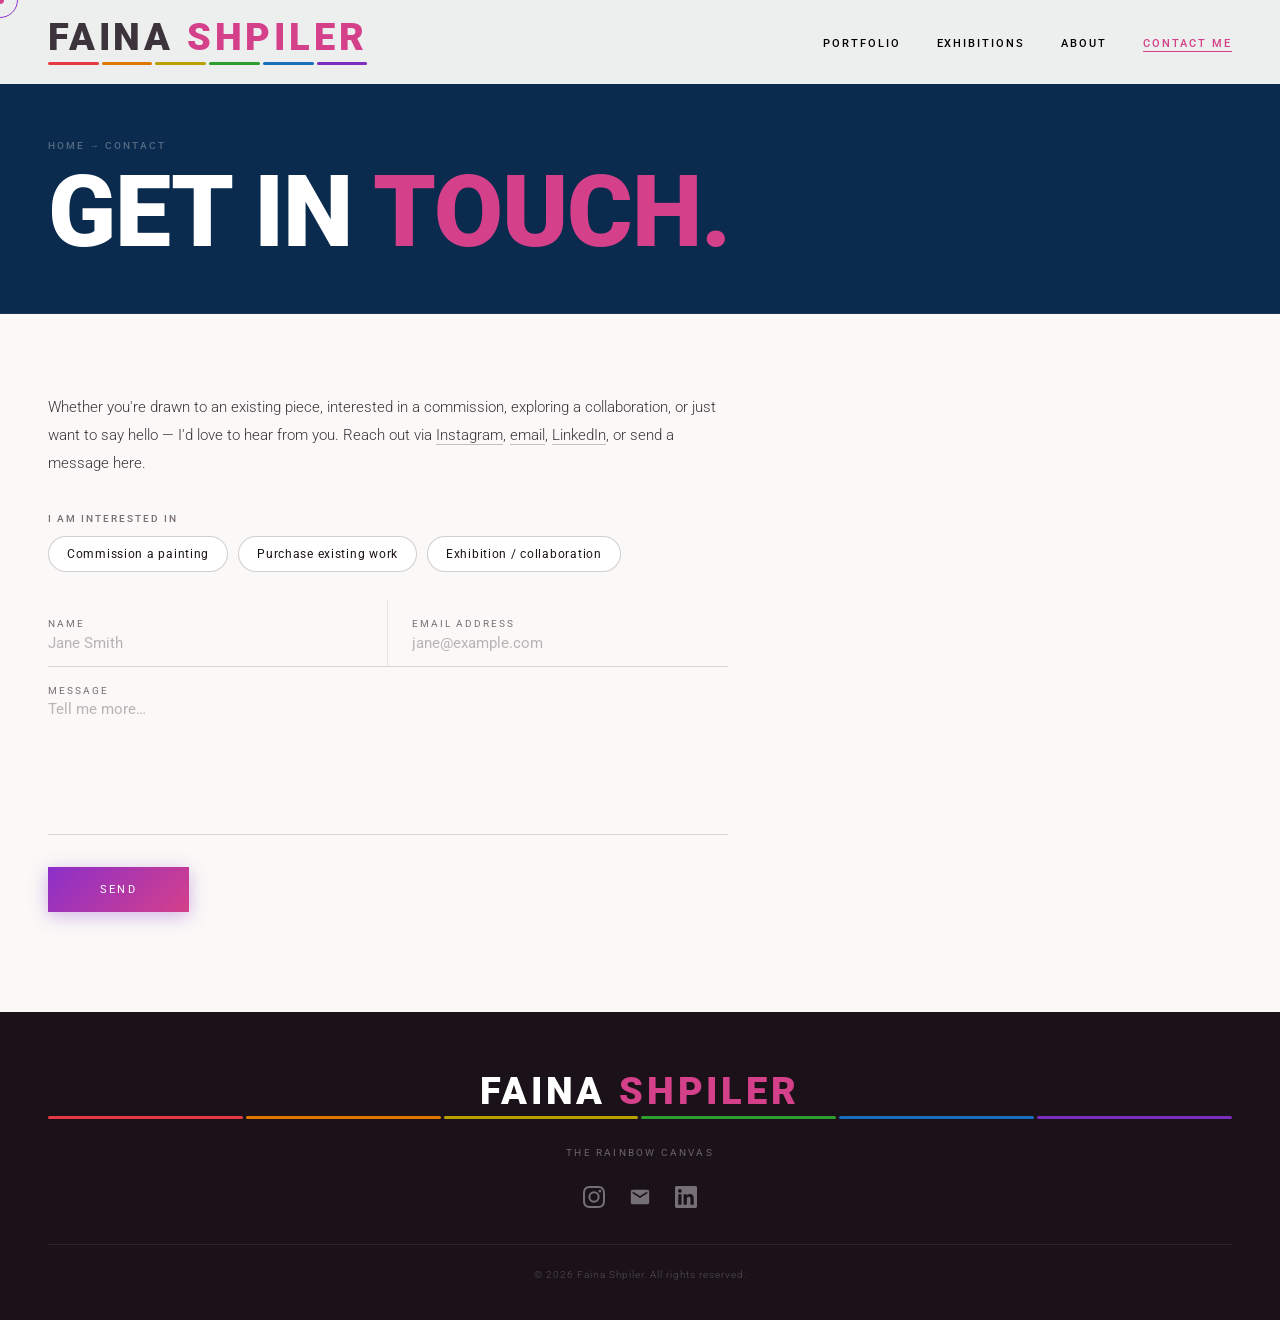
<file: contact.html>
<!DOCTYPE html>
<html lang="en">
<head>
<meta charset="UTF-8">
<meta name="viewport" content="width=device-width, initial-scale=1.0">
<title>Contact | Faina Shpiler</title>
<link rel="preconnect" href="https://fonts.googleapis.com">
<link rel="preconnect" href="https://fonts.gstatic.com" crossorigin>
<link href="https://fonts.googleapis.com/css2?family=Roboto:wght@300;400;500;700;900&display=swap" rel="stylesheet">
<link rel="stylesheet" href="style.css">
<style>
.page-hero {
  padding: 140px 48px 56px;
  background: #0a2a4e;
  border-bottom: 1px solid rgba(255,255,255,0.06);
}
@media (max-width: 800px) { .page-hero { padding: 120px 24px 40px; } }
.breadcrumb {
  font-size: 10px; font-weight: 500; letter-spacing: 0.2em;
  text-transform: uppercase; color: rgba(255,255,255,0.3); margin-bottom: 16px;
}
.breadcrumb a { color: rgba(255,255,255,0.3); text-decoration: none; }
.breadcrumb a:hover { color: var(--accent2); }
.page-hero h1 {
  font-size: clamp(48px, 8vw, 100px); font-weight: 900; line-height: 0.9;
  letter-spacing: -0.01em; text-transform: uppercase; color: white;
}
.page-hero h1 span { color: var(--accent2); }

.contact-wrap {
  padding: 80px 48px 100px;
}
@media (max-width: 800px) { .contact-wrap { padding: 60px 24px 80px; } }

/* FORM — single column, left-aligned */
.connect-form { display: flex; flex-direction: column; max-width: 680px; }

/* Intro text */
.form-intro {
  font-size: 15px; line-height: 1.85; color: #3d333a;
  font-weight: 300; margin-bottom: 36px;
}
.form-intro a {
  color: #3d333a; text-decoration: none;
  border-bottom: 1px solid rgba(26,18,24,0.25);
  transition: color 0.3s, border-color 0.3s;
}
.form-intro a:hover { color: var(--accent2); border-color: var(--accent2); }

/* Topic buttons */
.topic-label {
  font-size: 10px; font-weight: 500; letter-spacing: 0.2em;
  text-transform: uppercase; color: var(--muted); margin-bottom: 12px;
  white-space: nowrap;
}
.topic-buttons {
  display: flex; flex-wrap: wrap; gap: 10px; margin-bottom: 28px;
}
.topic-btn {
  font-family: var(--sans); font-size: 12px; font-weight: 400;
  letter-spacing: 0.06em; color: var(--ink);
  border: 1px solid rgba(26,18,24,0.2); background: white;
  padding: 10px 18px; cursor: pointer; transition: all 0.2s;
  border-radius: 100px;
}
.topic-btn:hover { border-color: var(--accent2); color: var(--accent2); }
.topic-btn.selected {
  background: var(--accent2); color: white; border-color: var(--accent2);
}

/* Name + email row */
.form-row { display: grid; grid-template-columns: 1fr 1fr; gap: 0; }
@media (max-width: 600px) { .form-row { grid-template-columns: 1fr; } }

.field {
  position: relative;
  border-bottom: 1px solid rgba(26,18,24,0.15);
  padding: 0 0 0 0;
}
.form-row .field:first-child {
  border-right: 1px solid rgba(26,18,24,0.08);
  padding-right: 24px;
}
.form-row .field:last-child { padding-left: 24px; }
@media (max-width: 600px) { .form-row .field:last-child { padding-left: 0; } }
@media (max-width: 600px) { .form-row .field:first-child { border-right: none; padding-right: 0; } }

.field label {
  display: block; font-size: 10px; letter-spacing: 0.2em;
  text-transform: uppercase; color: var(--muted);
  padding-top: 18px; margin-bottom: 4px;
}
.field input, .field textarea {
  width: 100%; background: transparent; border: none; outline: none;
  padding: 0 0 14px; font-family: var(--sans); font-size: 15px;
  color: var(--ink); font-weight: 400; resize: none;
}
.field textarea { min-height: 130px; }
.field input::placeholder { color: var(--muted); opacity: 0.5; }
.field textarea::placeholder { color: var(--muted); opacity: 0.5; }

.field.full { border-bottom: 1px solid rgba(26,18,24,0.15); margin-top: 0; }

.btn-send {
  margin-top: 32px; align-self: flex-start;
  background: linear-gradient(135deg, var(--accent), var(--accent2));
  color: white; border: none; padding: 16px 52px;
  font-family: var(--sans); font-size: 11px; letter-spacing: 0.2em;
  text-transform: uppercase; cursor: pointer;
  transition: transform 0.2s, box-shadow 0.2s, filter 0.2s;
  box-shadow: 0 4px 18px rgba(139,47,201,0.35);
}
.btn-send:hover { transform: translateY(-3px); box-shadow: 0 8px 28px rgba(139,47,201,0.5); filter: brightness(1.12); }
</style>
</head>
<body>
<div class="cursor" id="cursor"></div>
<div class="cursor-ring" id="cursorRing"></div>

<nav id="nav">
  <a class="logo-wrap" href="index.html">
    <div class="logo-name-row">
      <span class="logo-first">FAINA&nbsp;</span><span class="logo-last">SHPILER</span>
    </div>
    <div class="logo-stripes">
      <span style="background:#e63946"></span>
      <span style="background:#e07800"></span>
      <span style="background:#b8a000"></span>
      <span style="background:#2d9e2d"></span>
      <span style="background:#1a6fbd"></span>
      <span style="background:#7b2fbe"></span>
    </div>
  </a>
  <ul class="nav-links">
    <li><a href="index.html#portfolio">Portfolio</a></li>
    <li><a href="exhibitions.html">Exhibitions</a></li>
    <li><a href="about.html">About</a></li>
    <li><a href="contact.html" class="active">Contact Me</a></li>
  </ul>
</nav>

<div class="page-hero">
  <div class="breadcrumb"><a href="index.html">Home</a> → Contact</div>
  <h1>Get in <span>Touch.</span></h1>
</div>

<div class="contact-wrap">
  <form class="connect-form reveal" id="contactForm">

    <p class="form-intro">Whether you're drawn to an existing piece, interested in a commission, exploring a collaboration, or just want to say hello — I'd love to hear from you. Reach out via <a href="https://www.instagram.com/the_rainbow_canvas/" target="_blank">Instagram</a>, <a href="#" data-email>email</a>, <a href="https://www.linkedin.com/in/faina" target="_blank">LinkedIn</a>, or send a message here.</p>

    <div class="topic-label">I am interested in</div>
    <div class="topic-buttons">
      <button type="button" class="topic-btn" data-topic="Commission a painting">Commission a painting</button>
      <button type="button" class="topic-btn" data-topic="Purchase existing work">Purchase existing work</button>
      <button type="button" class="topic-btn" data-topic="Exhibition / collaboration">Exhibition / collaboration</button>
    </div>
    <input type="hidden" id="fsubject" value="">

    <div class="form-row">
      <div class="field">
        <label for="fname">Name</label>
        <input type="text" id="fname" placeholder="Jane Smith" required>
      </div>
      <div class="field">
        <label for="femail">Email address</label>
        <input type="email" id="femail" placeholder="jane@example.com" required>
      </div>
    </div>

    <div class="field full">
      <label for="fmessage">Message</label>
      <textarea id="fmessage" placeholder="Tell me more…" rows="5"></textarea>
    </div>

    <button type="submit" class="btn-send"><span>Send</span></button>
  </form>
</div>

<footer>
  <div><span class="footer-name-first">FAINA&nbsp;</span><span class="footer-name-last">SHPILER</span></div>
  <div class="footer-stripes">
    <span style="background:#e63946"></span><span style="background:#e07800"></span>
    <span style="background:#b8a000"></span><span style="background:#2d9e2d"></span>
    <span style="background:#1a6fbd"></span><span style="background:#7b2fbe"></span>
  </div>
  <div class="footer-sub">The Rainbow Canvas</div>
  <div class="footer-icons">
    <a href="https://www.instagram.com/the_rainbow_canvas/" target="_blank" class="insta" aria-label="Instagram">
      <svg viewBox="0 0 24 24"><path d="M12 2.163c3.204 0 3.584.012 4.85.07 3.252.148 4.771 1.691 4.919 4.919.058 1.265.069 1.645.069 4.849 0 3.205-.012 3.584-.069 4.849-.149 3.225-1.664 4.771-4.919 4.919-1.266.058-1.644.07-4.85.07-3.204 0-3.584-.012-4.849-.07-3.26-.149-4.771-1.699-4.919-4.92-.058-1.265-.07-1.644-.07-4.849 0-3.204.013-3.583.07-4.849.149-3.227 1.664-4.771 4.919-4.919 1.266-.057 1.645-.069 4.849-.069zM12 0C8.741 0 8.333.014 7.053.072 2.695.272.273 2.69.073 7.052.014 8.333 0 8.741 0 12c0 3.259.014 3.668.072 4.948.2 4.358 2.618 6.78 6.98 6.98C8.333 23.986 8.741 24 12 24c3.259 0 3.668-.014 4.948-.072 4.354-.2 6.782-2.618 6.979-6.98.059-1.28.073-1.689.073-4.948 0-3.259-.014-3.667-.072-4.947-.196-4.354-2.617-6.78-6.979-6.98C15.668.014 15.259 0 12 0zm0 5.838a6.162 6.162 0 100 12.324 6.162 6.162 0 000-12.324zM12 16a4 4 0 110-8 4 4 0 010 8zm6.406-11.845a1.44 1.44 0 100 2.881 1.44 1.44 0 000-2.881z"/></svg>
    </a>
    <a href="#" data-email class="email" aria-label="Email">
      <svg viewBox="0 0 24 24"><path d="M20 4H4c-1.1 0-2 .9-2 2v12c0 1.1.9 2 2 2h16c1.1 0 2-.9 2-2V6c0-1.1-.9-2-2-2zm0 4l-8 5-8-5V6l8 5 8-5v2z"/></svg>
    </a>
    <a href="https://www.linkedin.com/in/faina" target="_blank" class="li" aria-label="LinkedIn">
      <svg viewBox="0 0 24 24"><path d="M20.447 20.452h-3.554v-5.569c0-1.328-.027-3.037-1.852-3.037-1.853 0-2.136 1.445-2.136 2.939v5.667H9.351V9h3.414v1.561h.046c.477-.9 1.637-1.85 3.37-1.85 3.601 0 4.267 2.37 4.267 5.455v6.286zM5.337 7.433a2.062 2.062 0 01-2.063-2.065 2.064 2.064 0 112.063 2.065zm1.782 13.019H3.555V9h3.564v11.452zM22.225 0H1.771C.792 0 0 .774 0 1.729v20.542C0 23.227.792 24 1.771 24h20.451C23.2 24 24 23.227 24 22.271V1.729C24 .774 23.2 0 22.222 0h.003z"/></svg>
    </a>
  </div>
  <div class="footer-copy">© 2026 Faina Shpiler. All rights reserved.</div>
</footer>

<script>
// Topic button selection
document.querySelectorAll('.topic-btn').forEach(function(btn) {
  btn.addEventListener('click', function() {
    document.querySelectorAll('.topic-btn').forEach(function(b) { b.classList.remove('selected'); });
    btn.classList.add('selected');
    document.getElementById('fsubject').value = btn.getAttribute('data-topic');
  });
});
</script>
<script src="shared.js"></script>
</body>
</html>
</file>
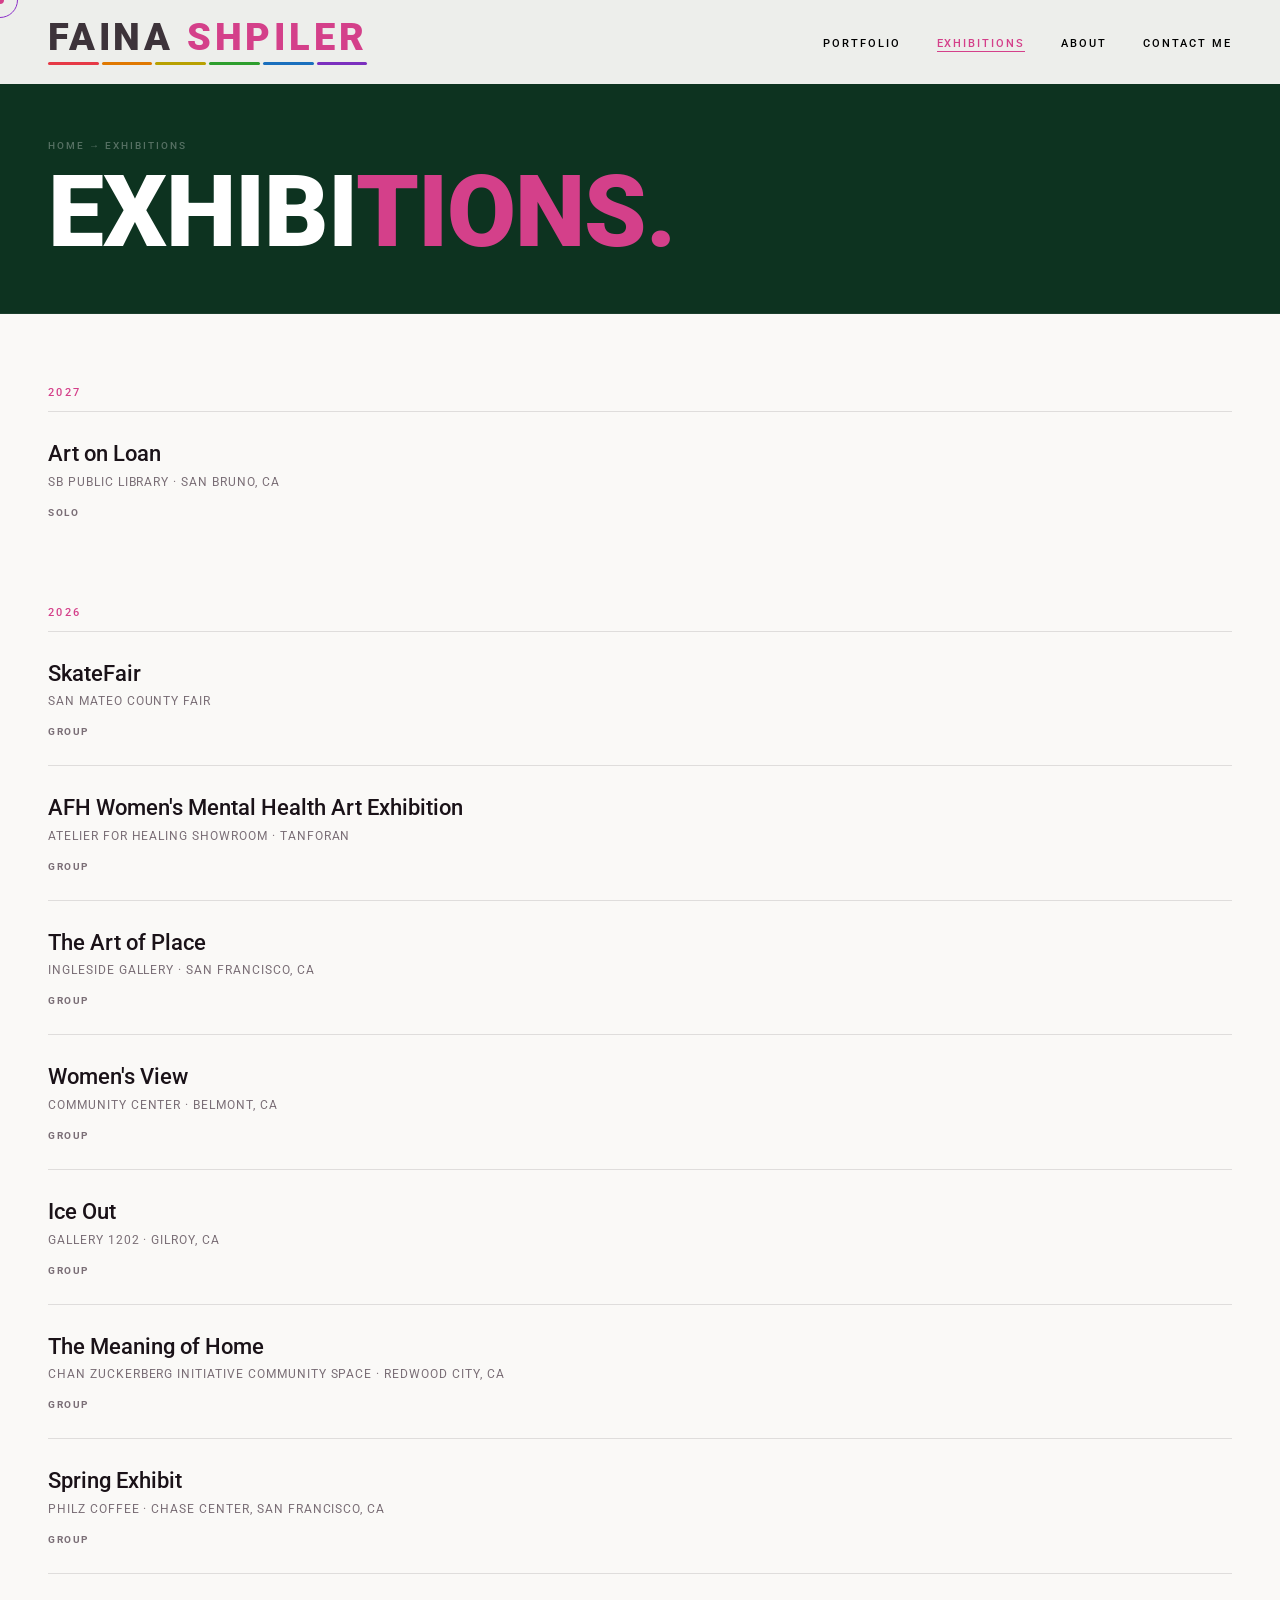
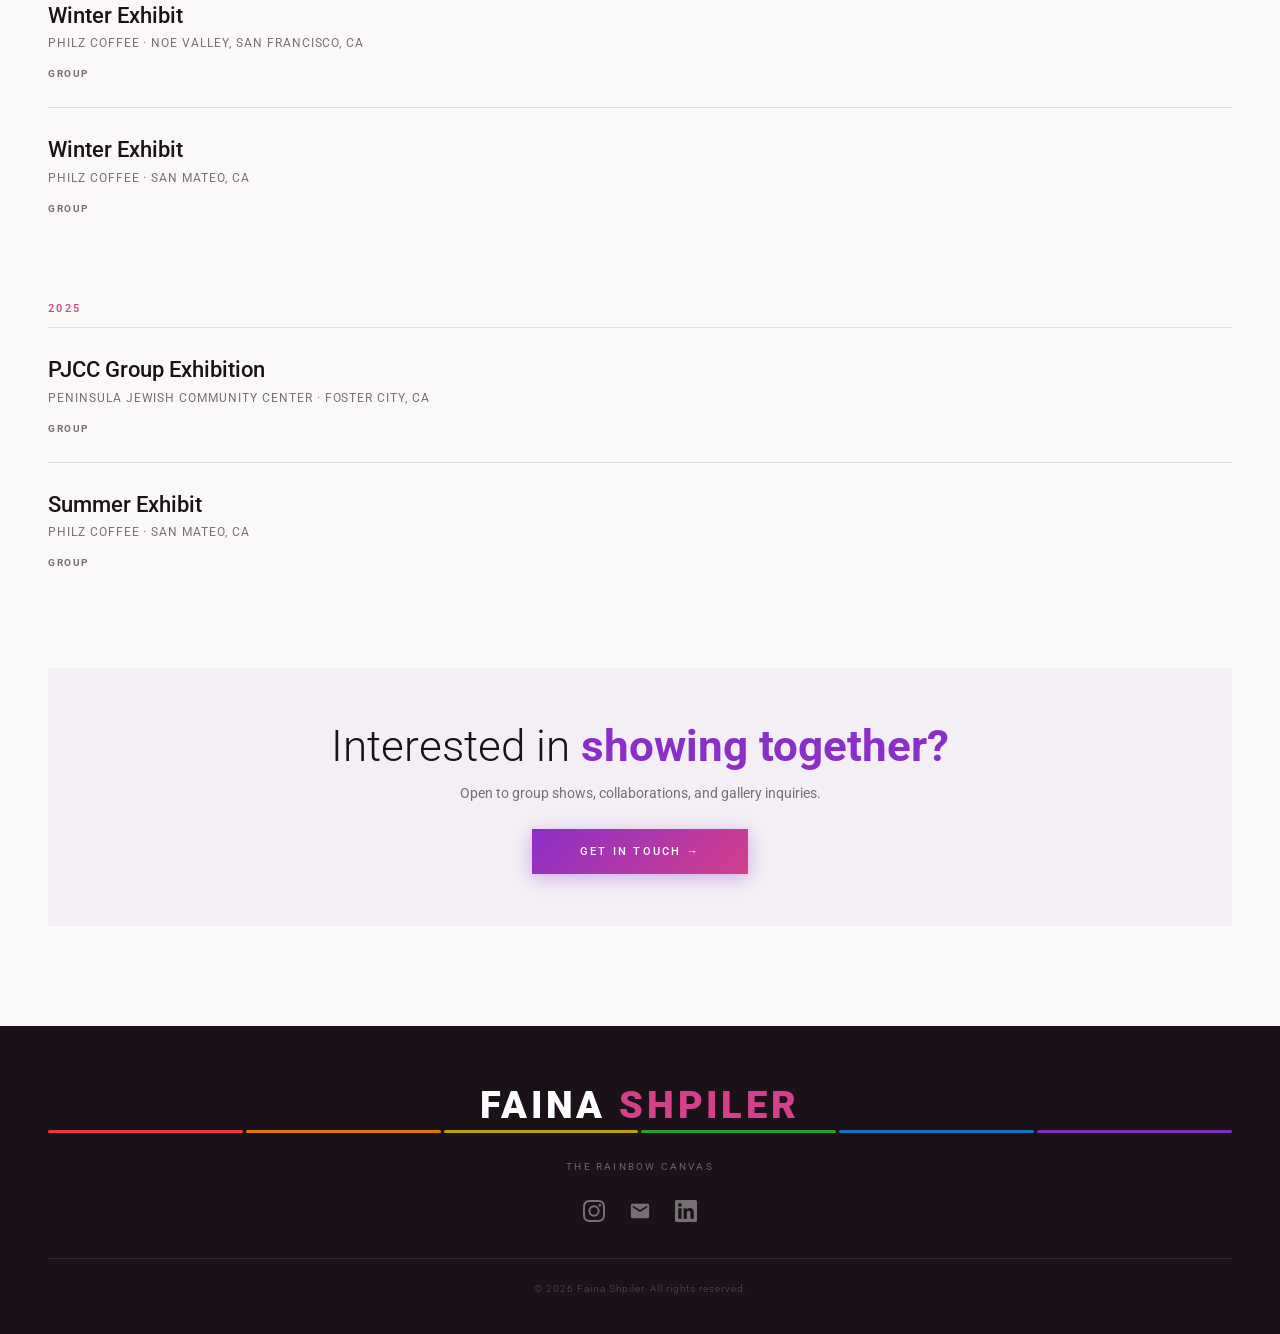
<file: exhibitions.html>
<!DOCTYPE html>
<html lang="en">
<head>
<meta charset="UTF-8">
<meta name="viewport" content="width=device-width, initial-scale=1.0">
<title>Exhibitions | Faina Shpiler</title>
<meta name="description" content="Exhibition history — Faina Shpiler, The Rainbow Canvas.">
<link rel="preconnect" href="https://fonts.googleapis.com">
<link rel="preconnect" href="https://fonts.gstatic.com" crossorigin>
<link href="https://fonts.googleapis.com/css2?family=Roboto:wght@300;400;500;700;900&display=swap" rel="stylesheet">
<link rel="stylesheet" href="style.css">
<style>

.page-hero {
  padding: 140px 48px 56px;
  background: #0d3320;
  border-bottom: 1px solid rgba(255,255,255,0.06);
}
@media (max-width: 800px) { .page-hero { padding: 120px 24px 40px; } }

.breadcrumb {
  font-size: 10px; font-weight: 500; letter-spacing: 0.2em;
  text-transform: uppercase; color: rgba(255,255,255,0.3);
  margin-bottom: 16px;
}
.breadcrumb a { color: rgba(255,255,255,0.3); text-decoration: none; transition: color 0.2s; }
.breadcrumb a:hover { color: var(--accent2); }

.page-hero h1 {
  font-size: clamp(48px, 8vw, 100px); font-weight: 900; line-height: 0.9;
  letter-spacing: -0.01em; text-transform: uppercase; color: white;
}
.page-hero h1 span { color: var(--accent2); }

/* ── SHOWS ── */
.shows-wrap {
  background: var(--bg);
  padding: 72px 48px 100px;
}
@media (max-width: 800px) { .shows-wrap { padding: 48px 24px 80px; } }

.shows-inner { max-width: 1200px; margin: 0; }

.year-group { margin-bottom: 60px; }
.year-heading {
  font-size: 11px; font-weight: 500; letter-spacing: 0.22em; text-transform: uppercase;
  color: var(--muted); border-bottom: 1px solid var(--line);
  padding-bottom: 12px; margin-bottom: 0;
}

.year-heading {
  font-size: 11px; font-weight: 500; letter-spacing: 0.22em; text-transform: uppercase;
  color: var(--accent2); border-bottom: 1px solid var(--line);
  padding-bottom: 12px; margin-bottom: 0;
}

.show-item {
  display: flex; flex-direction: column;
  padding: 28px 0; border-bottom: 1px solid var(--line);
}
.show-item:last-child { border-bottom: none; }

.show-name {
  font-size: clamp(17px, 2.5vw, 22px); font-weight: 500; line-height: 1.3;
  color: var(--ink); margin-bottom: 6px;
}
.show-venue {
  font-size: 12px; color: var(--muted); letter-spacing: 0.08em; text-transform: uppercase; margin-bottom: 8px;
}
.show-tag {
  font-size: 10px; letter-spacing: 0.16em; text-transform: uppercase;
  color: var(--muted); font-weight: 700; margin-top: 10px;
}
.shows-cta {
  margin-top: 72px; padding: 52px; background: #f3eff5; text-align: center;
}
.shows-cta h2 {
  font-size: clamp(24px, 3.5vw, 44px); font-weight: 300; color: var(--ink);
  line-height: 1.2; margin-bottom: 12px;
}
.shows-cta h2 span { color: var(--accent); font-weight: 700; }
.shows-cta p { font-size: 14px; color: var(--muted); margin-bottom: 28px; }
.cta-btn {
  display: inline-block; padding: 16px 48px;
  background: linear-gradient(135deg, var(--accent), var(--accent2));
  color: white; font-size: 11px; font-weight: 500;
  letter-spacing: 0.2em; text-transform: uppercase; text-decoration: none;
  transition: transform 0.2s, box-shadow 0.2s;
  box-shadow: 0 4px 18px rgba(139,47,201,0.35);
}
.cta-btn:hover { transform: translateY(-3px); box-shadow: 0 8px 28px rgba(139,47,201,0.5); }
</style>
</head>
<body>
<div class="cursor" id="cursor"></div>
<div class="cursor-ring" id="cursorRing"></div>

<nav id="nav">
  <a class="logo-wrap" href="index.html">
    <div class="logo-name-row">
      <span class="logo-first">FAINA&nbsp;</span><span class="logo-last">SHPILER</span>
    </div>
    <div class="logo-stripes">
      <span style="background:#e63946"></span>
      <span style="background:#e07800"></span>
      <span style="background:#b8a000"></span>
      <span style="background:#2d9e2d"></span>
      <span style="background:#1a6fbd"></span>
      <span style="background:#7b2fbe"></span>
    </div>
  </a>
  <ul class="nav-links">
    <li><a href="index.html#portfolio">Portfolio</a></li>
    <li><a href="exhibitions.html" class="active">Exhibitions</a></li>
    <li><a href="about.html">About</a></li>
    <li><a href="contact.html">Contact Me</a></li>
  </ul>
</nav>

<!-- PAGE HERO (dark) -->
<div class="page-hero">
  <div class="breadcrumb"><a href="index.html">Home</a> → Exhibitions</div>
  <h1>Exhibi<span>tions.</span></h1>
</div>

<!-- SHOWS -->
<div class="shows-wrap">
  <div class="shows-inner">

    <!-- 2027 -->
    <div class="year-group reveal">
      <div class="year-heading">2027</div>
      <div class="show-item">
        <div class="show-name">Art on Loan</div>
        <div class="show-venue">SB Public Library · San Bruno, CA</div>
        <div class="show-tag">Solo</div>
      </div>
    </div>

    <!-- 2026 -->
    <div class="year-group reveal reveal-d1">
      <div class="year-heading">2026</div>

      <div class="show-item">
        <div class="show-name">SkateFair</div>
        <div class="show-venue">San Mateo County Fair</div>
        <div class="show-tag">Group</div>
      </div>

      <div class="show-item">
        <div class="show-name">AFH Women's Mental Health Art Exhibition</div>
        <div class="show-venue">Atelier for Healing Showroom · Tanforan</div>
        <div class="show-tag">Group</div>
      </div>

      <div class="show-item">
        <div class="show-name">The Art of Place</div>
        <div class="show-venue">Ingleside Gallery · San Francisco, CA</div>
        <div class="show-tag">Group</div>
      </div>

      <div class="show-item">
        <div class="show-name">Women's View</div>
        <div class="show-venue">Community Center · Belmont, CA</div>
        <div class="show-tag">Group</div>
      </div>

      <div class="show-item">
        <div class="show-name">Ice Out</div>
        <div class="show-venue">Gallery 1202 · Gilroy, CA</div>
        <div class="show-tag">Group</div>
      </div>

      <div class="show-item">
        <div class="show-name">The Meaning of Home</div>
        <div class="show-venue">Chan Zuckerberg Initiative Community Space · Redwood City, CA</div>
        <div class="show-tag">Group</div>
      </div>

      <div class="show-item">
        <div class="show-name">Spring Exhibit</div>
        <div class="show-venue">Philz Coffee · Chase Center, San Francisco, CA</div>
        <div class="show-tag">Group</div>
      </div>

      <div class="show-item">
        <div class="show-name">Winter Exhibit</div>
        <div class="show-venue">Philz Coffee · Noe Valley, San Francisco, CA</div>
        <div class="show-tag">Group</div>
      </div>

      <div class="show-item">
        <div class="show-name">Winter Exhibit</div>
        <div class="show-venue">Philz Coffee · San Mateo, CA</div>
        <div class="show-tag">Group</div>
      </div>
    </div>

    <!-- 2025 -->
    <div class="year-group reveal reveal-d2">
      <div class="year-heading">2025</div>

      <div class="show-item">
        <div class="show-name">PJCC Group Exhibition</div>
        <div class="show-venue">Peninsula Jewish Community Center · Foster City, CA</div>
        <div class="show-tag">Group</div>
      </div>

      <div class="show-item">
        <div class="show-name">Summer Exhibit</div>
        <div class="show-venue">Philz Coffee · San Mateo, CA</div>
        <div class="show-tag">Group</div>
      </div>
    </div>

    <!-- CTA -->
    <div class="shows-cta reveal">
      <h2>Interested in <span>showing together?</span></h2>
      <p>Open to group shows, collaborations, and gallery inquiries.</p>
      <a href="contact.html" class="cta-btn">Get in Touch →</a>
    </div>

  </div>
</div>

<!-- FOOTER -->
<footer>
  <div><span class="footer-name-first">FAINA&nbsp;</span><span class="footer-name-last">SHPILER</span></div>
  <div class="footer-stripes">
    <span style="background:#e63946"></span><span style="background:#e07800"></span>
    <span style="background:#b8a000"></span><span style="background:#2d9e2d"></span>
    <span style="background:#1a6fbd"></span><span style="background:#7b2fbe"></span>
  </div>
  <div class="footer-sub">The Rainbow Canvas</div>
  <div class="footer-icons">
    <a href="https://www.instagram.com/the_rainbow_canvas/" target="_blank" class="insta" aria-label="Instagram">
      <svg viewBox="0 0 24 24"><path d="M12 2.163c3.204 0 3.584.012 4.85.07 3.252.148 4.771 1.691 4.919 4.919.058 1.265.069 1.645.069 4.849 0 3.205-.012 3.584-.069 4.849-.149 3.225-1.664 4.771-4.919 4.919-1.266.058-1.644.07-4.85.07-3.204 0-3.584-.012-4.849-.07-3.26-.149-4.771-1.699-4.919-4.92-.058-1.265-.07-1.644-.07-4.849 0-3.204.013-3.583.07-4.849.149-3.227 1.664-4.771 4.919-4.919 1.266-.057 1.645-.069 4.849-.069zM12 0C8.741 0 8.333.014 7.053.072 2.695.272.273 2.69.073 7.052.014 8.333 0 8.741 0 12c0 3.259.014 3.668.072 4.948.2 4.358 2.618 6.78 6.98 6.98C8.333 23.986 8.741 24 12 24c3.259 0 3.668-.014 4.948-.072 4.354-.2 6.782-2.618 6.979-6.98.059-1.28.073-1.689.073-4.948 0-3.259-.014-3.667-.072-4.947-.196-4.354-2.617-6.78-6.979-6.98C15.668.014 15.259 0 12 0zm0 5.838a6.162 6.162 0 100 12.324 6.162 6.162 0 000-12.324zM12 16a4 4 0 110-8 4 4 0 010 8zm6.406-11.845a1.44 1.44 0 100 2.881 1.44 1.44 0 000-2.881z"/></svg>
    </a>
    <a href="#" data-email class="email" aria-label="Email">
      <svg viewBox="0 0 24 24"><path d="M20 4H4c-1.1 0-2 .9-2 2v12c0 1.1.9 2 2 2h16c1.1 0 2-.9 2-2V6c0-1.1-.9-2-2-2zm0 4l-8 5-8-5V6l8 5 8-5v2z"/></svg>
    </a>
    <a href="https://www.linkedin.com/in/faina" target="_blank" class="li" aria-label="LinkedIn">
      <svg viewBox="0 0 24 24"><path d="M20.447 20.452h-3.554v-5.569c0-1.328-.027-3.037-1.852-3.037-1.853 0-2.136 1.445-2.136 2.939v5.667H9.351V9h3.414v1.561h.046c.477-.9 1.637-1.85 3.37-1.85 3.601 0 4.267 2.37 4.267 5.455v6.286zM5.337 7.433a2.062 2.062 0 01-2.063-2.065 2.064 2.064 0 112.063 2.065zm1.782 13.019H3.555V9h3.564v11.452zM22.225 0H1.771C.792 0 0 .774 0 1.729v20.542C0 23.227.792 24 1.771 24h20.451C23.2 24 24 23.227 24 22.271V1.729C24 .774 23.2 0 22.222 0h.003z"/></svg>
    </a>
  </div>
  <div class="footer-copy">© 2026 Faina Shpiler. All rights reserved.</div>
</footer>

<script src="shared.js"></script>
</body>
</html>
</file>
<file: style.css>
/* ═══════════════════════════════════════════════════════════
   FAINA SHPILER — The Rainbow Canvas  |  Shared Stylesheet
   ═══════════════════════════════════════════════════════════ */

:root {
  --bg: #faf9f7;
  --ink: #1a1218;
  --muted: #7a6e76;
  --accent: #8b2fc9;
  --accent2: #d4408a;
  --line: rgba(26,18,24,0.12);
  --sans: 'Roboto', sans-serif;

  /* Rainbow stripe colors */
  --c1: #e63946;
  --c2: #e07800;
  --c3: #b8a000;
  --c4: #2d9e2d;
  --c5: #1a6fbd;
  --c6: #7b2fbe;
}

*, *::before, *::after { box-sizing: border-box; margin: 0; padding: 0; }
html { scroll-behavior: smooth; }
body {
  background: var(--bg);
  color: var(--ink);
  font-family: var(--sans);
  font-weight: 400;
  overflow-x: hidden;
  cursor: none;
}

/* ── CUSTOM CURSOR ── */
.cursor {
  position: fixed; width: 8px; height: 8px;
  background: var(--accent2); border-radius: 50%;
  pointer-events: none; z-index: 9999;
  transform: translate(-50%,-50%);
  transition: width 0.3s, height 0.3s;
}
.cursor-ring {
  position: fixed; width: 36px; height: 36px;
  border: 1.5px solid var(--accent); border-radius: 50%;
  pointer-events: none; z-index: 9998;
  transform: translate(-50%,-50%);
  transition: width 0.3s, height 0.3s, border-color 0.3s;
}

/* ── NAV ── */
nav {
  position: fixed; top: 0; left: 0; right: 0; z-index: 100;
  display: flex; align-items: center; justify-content: space-between;
  padding: 18px 48px;
  background: rgba(250,249,247,0.95);
  backdrop-filter: blur(12px);
  border-bottom: 1px solid transparent;
  transition: border-color 0.4s;
}
nav.scrolled { border-color: var(--line); }

.logo-wrap {
  text-decoration: none; display: flex;
  flex-direction: column; align-items: flex-start; gap: 6px;
}
.logo-name-row { display: flex; align-items: baseline; }
.logo-first {
  font-family: var(--sans); font-size: 38px; font-weight: 900;
  letter-spacing: 0.1em; text-transform: uppercase;
  color: #3d333a; line-height: 1;
}
.logo-last {
  font-family: var(--sans); font-size: 38px; font-weight: 900;
  letter-spacing: 0.1em; text-transform: uppercase;
  color: var(--accent2); line-height: 1;
}
.logo-stripes { display: flex; gap: 3px; width: 100%; }
.logo-stripes span { display: block; flex: 1; height: 3px; border-radius: 2px; }

.nav-links { display: flex; gap: 36px; list-style: none; }
.nav-links a {
  font-family: var(--sans); font-size: 11px; font-weight: 500;
  letter-spacing: 0.18em; text-transform: uppercase; color: #000;
  text-decoration: none; position: relative; padding-bottom: 2px;
}
.nav-links a::after {
  content: ''; position: absolute; bottom: 0; left: 0;
  width: 0; height: 1px; background: var(--accent2);
  transition: width 0.35s;
}
.nav-links a:hover::after, .nav-links a.active::after { width: 100%; }
.nav-links a.active { color: var(--accent2); }

/* ── SECTION LABEL ── */
.section-label {
  font-family: var(--sans); font-size: 22px; font-weight: 500;
  letter-spacing: 0.1em; text-transform: uppercase;
  color: var(--accent2); margin-bottom: 48px; display: block;
}

/* ── FOOTER ── */
footer {
  background: var(--ink); color: white;
  padding: 60px 48px 40px;
  display: flex; flex-direction: column; align-items: center;
  font-family: var(--sans);
}
.footer-name-first {
  font-size: 38px; font-weight: 900; letter-spacing: 0.1em;
  text-transform: uppercase; color: white; line-height: 1;
}
.footer-name-last {
  font-size: 38px; font-weight: 900; letter-spacing: 0.1em;
  text-transform: uppercase; color: var(--accent2); line-height: 1;
}
.footer-stripes {
  display: flex; gap: 3px; width: 100%;
  margin-top: 6px; margin-bottom: 22px;
}
.footer-stripes span { display: block; flex: 1; height: 3px; border-radius: 2px; }
.footer-sub {
  font-size: 10px; font-weight: 400; letter-spacing: 0.22em;
  text-transform: uppercase; color: rgba(255,255,255,0.35);
  margin-top: 6px; margin-bottom: 28px;
}
.footer-icons { display: flex; gap: 24px; align-items: center; margin-bottom: 36px; }
.footer-icons a { color: rgba(255,255,255,0.4); transition: color 0.3s; display: flex; }
.footer-icons a.insta:hover { color: #e07800; }
.footer-icons a.email:hover { color: #e63946; }
.footer-icons a.li:hover    { color: #1a6fbd; }
.footer-icons svg { width: 22px; height: 22px; fill: currentColor; }
.footer-copy {
  border-top: 1px solid rgba(255,255,255,0.08); padding-top: 24px;
  width: 100%; font-size: 10px; font-weight: 300;
  color: rgba(255,255,255,0.25); letter-spacing: 0.1em; text-align: center;
}

/* ── LIGHTBOX ── */
.lightbox {
  position: fixed; inset: 0; background: rgba(26,18,24,0.95);
  z-index: 200; display: flex; align-items: center;
  justify-content: center; opacity: 0; pointer-events: none;
  transition: opacity 0.4s; cursor: none; gap: 20px;
}
.lightbox.open { opacity: 1; pointer-events: all; }
.lightbox img {
  max-width: 80vw; max-height: 85vh; object-fit: contain;
  box-shadow: 0 40px 100px rgba(0,0,0,0.6);
}
.lightbox-close {
  position: absolute; top: 28px; right: 36px; color: white;
  font-size: 28px; cursor: pointer; opacity: 0.7;
  transition: opacity 0.3s; background: none; border: none;
  font-family: var(--sans); font-weight: 300;
}
.lightbox-close:hover { opacity: 1; }
.lightbox-prev, .lightbox-next {
  background: rgba(255,255,255,0.1); border: none; color: white;
  font-size: 22px; width: 48px; height: 48px; border-radius: 50%;
  cursor: pointer; transition: background 0.2s; flex-shrink: 0;
}
.lightbox-prev:hover, .lightbox-next:hover { background: rgba(255,255,255,0.25); }

/* ── MASONRY GRID (category pages) ── */
.masonry {
  display: flex; gap: 8px; align-items: flex-start; width: 100%;
}
.masonry-col { display: flex; flex-direction: column; gap: 8px; flex: 1; }
.masonry-item {
  width: 100%; overflow: hidden; cursor: pointer;
  position: relative; border-radius: 2px;
}
.masonry-item img {
  width: 100%; height: auto; display: block;
  transition: transform 0.8s cubic-bezier(0.25,0.46,0.45,0.94);
}
.masonry-item:hover img { transform: scale(1.06); }
.item-overlay { position: absolute; inset: 0; overflow: hidden; pointer-events: none; }
.item-overlay::after {
  content: ''; position: absolute; top: 0; left: -75%;
  width: 50%; height: 100%;
  background: linear-gradient(to right, rgba(255,255,255,0) 0%, rgba(255,255,255,0.18) 50%, rgba(255,255,255,0) 100%);
  transform: skewX(-15deg); opacity: 0;
}
.masonry-item:hover .item-overlay::after { animation: shimmer 0.7s ease forwards; }
@keyframes shimmer {
  0%   { left: -75%; opacity: 1; }
  100% { left: 125%; opacity: 1; }
}

/* Loading / empty state */
.gallery-loading {
  text-align: center; padding: 80px 0;
  font-size: 13px; letter-spacing: 0.12em; text-transform: uppercase;
  color: var(--muted);
}
.gallery-empty {
  text-align: center; padding: 80px 0;
  font-size: 15px; color: var(--muted); line-height: 1.7;
}

/* ── SCROLL REVEAL ── */
.reveal { opacity: 0; transform: translateY(32px); transition: opacity 0.75s ease, transform 0.75s ease; }
.reveal.visible { opacity: 1; transform: none; }
.reveal-d1 { transition-delay: 0.1s; }
.reveal-d2 { transition-delay: 0.2s; }
.reveal-d3 { transition-delay: 0.3s; }
.reveal-d4 { transition-delay: 0.4s; }
.reveal-d5 { transition-delay: 0.5s; }

/* ── MOBILE ── */
@media (max-width: 1100px) {
  nav { flex-direction: column; align-items: center; padding: 14px 24px; gap: 10px; }
  .logo-first, .logo-last { font-size: 28px; }
  .nav-links { gap: 20px; justify-content: center; flex-wrap: wrap; }
}
@media (max-width: 800px) {
  footer { padding: 48px 24px 32px; }
}
</file>
